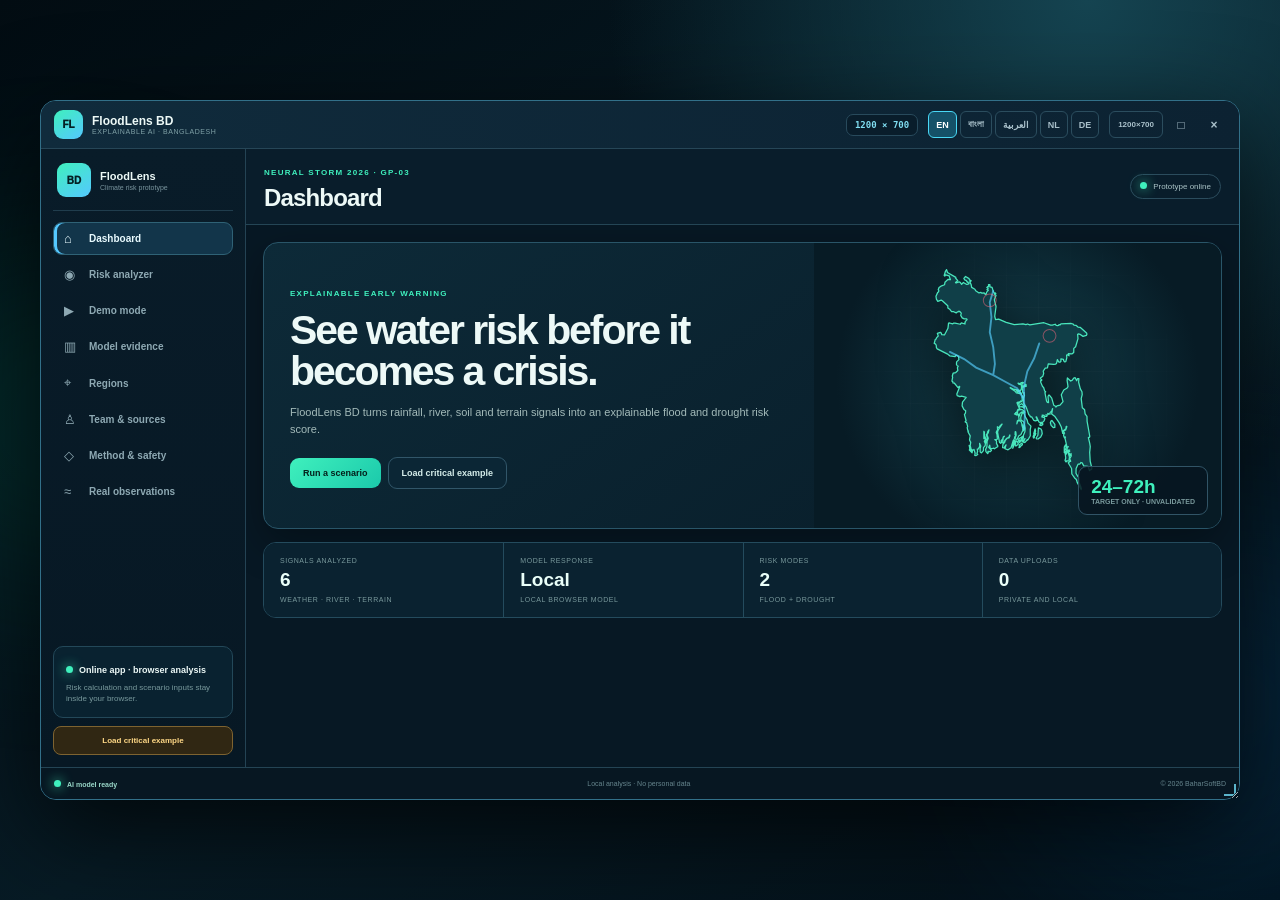
<file: index.html>
<!doctype html>
<html lang="en" dir="ltr">
<head>
  <meta charset="utf-8"><meta name="viewport" content="width=device-width,initial-scale=1">
  <meta name="description" content="FloodLens BD — explainable AI flood and drought risk screening for Bangladesh.">
  <meta name="theme-color" content="#071a24"><title>FloodLens BD — AI Early Warning</title>
  <link rel="icon" type="image/svg+xml" href="favicon.svg?v=4">
  <link rel="shortcut icon" href="favicon.svg?v=4">
  <link rel="stylesheet" href="styles.css?v=4">
</head>
<body>
  <div class="aurora a1"></div><div class="aurora a2"></div>
  <button id="reopenApp" class="reopen hidden" type="button">🌊 Open FloodLens BD</button>
  <section class="desktop-window" id="appWindow" aria-label="FloodLens BD desktop application">
    <header class="titlebar" id="windowDrag">
      <div class="title-brand"><span class="brandmark">FL</span><span><b>FloodLens BD</b><small data-i18n="tagline">Explainable AI · Bangladesh</small></span></div>
      <div class="window-size" id="windowSize">1200 × 700</div>
      <div class="language-bar" aria-label="Language"><button class="lang active" data-lang="en" type="button">EN</button><button class="lang" data-lang="bn" type="button">বাংলা</button><button class="lang" data-lang="ar" type="button">العربية</button><button class="lang" data-lang="nl" type="button">NL</button><button class="lang" data-lang="de" type="button">DE</button></div>
      <div class="window-actions"><button id="normalBtn" type="button" title="Normal size">1200×700</button><button id="maxBtn" type="button" title="Maximize">□</button><button id="closeBtn" class="close" type="button" title="Close">×</button></div>
    </header>
    <div class="app-body">
      <aside class="sidebar">
        <div class="side-profile"><span class="profile-icon">BD</span><div><b>FloodLens</b><small data-i18n="prototype">Climate risk prototype</small></div></div>
        <nav><button class="nav-btn active" data-page="dashboard" type="button"><span>⌂</span><b data-i18n="dashboard">Dashboard</b></button><button class="nav-btn" data-page="analyzer" type="button"><span>◉</span><b data-i18n="analyzer">Risk analyzer</b></button><button class="nav-btn" data-page="demo" type="button"><span>▶</span><b data-i18n="demo">Demo mode</b></button><button class="nav-btn" data-page="evidence" type="button"><span>▥</span><b data-i18n="evidence">Model evidence</b></button><button class="nav-btn" data-page="regions" type="button"><span>⌖</span><b data-i18n="regions">Regions</b></button><button class="nav-btn" data-page="team" type="button"><span>♙</span><b data-i18n="teamSources">Team & sources</b></button><button class="nav-btn" data-page="method" type="button"><span>◇</span><b data-i18n="method">Method & safety</b></button><a class="nav-btn" href="real-data.html" style="text-decoration:none"><span>≈</span><b>Real observations</b></a></nav>
        <div class="side-note"><i></i><b data-i18n="offline">Online app · browser analysis</b><p data-i18n="privacyNote">Scenario inputs stay in your browser.</p></div>
        <button id="sideCritical" class="critical-btn" type="button" data-i18n="critical">Load critical example</button>
      </aside>
      <main class="main-area">
        <header class="page-header"><div><span class="eyebrow">NEURAL STORM 2026 · GP-03</span><h1 id="pageTitle">Dashboard</h1></div><div class="live"><i></i><span data-i18n="online">Prototype online</span></div></header>
        <div class="page-content">
          <section class="page active" data-page-panel="dashboard">
            <div class="hero-card"><div class="hero-copy"><span class="eyebrow" data-i18n="earlyWarning">EXPLAINABLE EARLY WARNING</span><h2 data-i18n="heroTitle">See water risk before it becomes a crisis.</h2><p data-i18n="heroText">FloodLens BD turns rainfall, river, soil and terrain signals into an explainable flood and drought risk score.</p><div><button class="primary go-analyzer" type="button" data-i18n="runScenario">Run a scenario</button><button id="dashCritical" class="secondary" type="button" data-i18n="critical">Load critical example</button></div></div><div class="mini-map" aria-label="Bangladesh risk map"><div class="radar-grid"></div><svg xmlns="http://www.w3.org/2000/svg" viewBox="0 0 330 390" role="img" aria-label="Bangladesh geographic outline with illustrative rivers"><title>Bangladesh</title><desc>Natural Earth country boundary. Rivers and pulse markers are illustrative, not live flood warnings.</desc><path class="country" fill="#103f48" stroke="#49e6bc" stroke-width="1.6" stroke-linejoin="round" fill-rule="evenodd" d="M286.9,296.3L287.8,301.7L286.9,310.8L287.7,325.0L290.3,335.5L290.0,337.7L286.6,339.8L284.1,333.0L277.4,332.4L274.9,327.6L273.1,327.0L271.1,329.5L268.4,329.7L265.3,336.6L265.1,344.0L267.8,348.9L270.0,350.8L269.8,358.0L273.7,368.3L273.3,370.0L267.0,358.6L265.7,354.1L262.9,351.6L258.5,345.3L258.1,336.6L253.1,328.2L252.9,327.2L253.6,327.6L254.7,325.4L256.6,325.1L255.1,321.0L257.6,316.4L257.2,312.5L255.7,315.8L254.7,315.8L254.7,312.5L253.6,313.5L252.9,311.9L253.1,310.5L255.1,309.3L253.5,309.0L255.1,307.2L250.1,307.5L251.6,303.1L252.9,301.9L251.0,303.2L247.7,288.5L247.7,286.4L248.4,286.8L247.6,286.1L246.9,288.0L245.4,284.3L245.7,281.9L246.9,280.3L245.2,276.8L248.8,275.0L250.6,269.7L249.5,269.7L249.0,273.4L244.3,277.0L246.2,279.1L246.2,280.2L244.0,280.8L241.7,270.5L238.0,263.2L231.1,253.3L226.4,249.7L227.9,241.2L226.4,245.4L223.9,247.4L223.8,250.2L220.1,248.9L221.2,249.7L220.8,250.8L217.1,251.1L219.4,252.2L218.5,253.5L214.6,253.4L214.5,252.2L211.2,251.8L212.1,253.4L210.5,254.3L215.0,255.7L215.6,256.9L214.4,260.8L212.3,262.7L208.2,263.6L206.1,262.6L202.3,254.4L201.5,254.6L203.0,257.1L203.3,260.0L200.5,260.8L198.1,260.1L194.6,254.4L192.4,254.3L191.5,251.8L190.1,250.9L185.9,239.0L181.1,231.7L181.7,224.3L183.2,219.6L182.3,217.7L182.9,216.3L181.1,216.4L180.2,215.1L179.6,208.8L181.4,206.6L185.8,205.9L185.8,203.7L185.3,202.5L183.8,202.5L185.1,204.1L184.7,205.3L183.2,204.7L180.0,206.3L179.1,202.1L181.4,200.0L180.2,199.5L177.3,200.4L176.7,202.0L172.8,200.8L174.0,202.4L178.3,203.4L178.4,208.8L176.9,212.6L164.5,209.7L160.5,207.7L160.5,208.4L168.1,213.4L170.2,216.1L177.9,218.0L180.1,221.8L180.3,223.9L179.2,222.4L179.5,228.5L178.0,230.6L177.0,230.8L177.3,228.9L175.3,230.7L171.6,231.2L171.3,232.2L174.7,240.4L176.3,241.7L175.2,242.6L172.8,242.4L170.6,247.4L169.1,247.7L169.8,249.3L168.4,248.9L167.2,249.7L170.6,251.4L171.1,250.3L172.0,250.4L173.7,252.8L174.8,258.6L171.9,260.5L171.0,265.6L172.6,260.8L175.4,260.3L177.4,261.5L179.9,267.3L178.8,266.8L180.5,272.6L180.3,276.3L177.3,282.9L174.2,284.5L171.4,290.2L169.1,289.9L168.0,288.9L169.9,283.2L169.3,278.1L168.4,277.8L168.2,282.6L169.4,284.4L167.6,286.4L167.0,289.6L165.0,292.7L161.8,303.5L157.0,306.8L152.0,305.1L153.8,299.0L150.6,303.7L148.3,303.2L148.8,298.3L151.6,295.0L152.7,291.8L155.9,288.3L158.7,287.7L159.9,284.7L159.8,283.2L158.1,287.1L155.0,288.4L149.0,295.8L146.7,295.0L148.9,291.4L149.3,287.2L151.2,285.2L149.8,285.7L148.3,289.7L146.0,292.3L146.0,295.8L145.2,296.5L143.4,295.1L140.3,278.6L141.5,275.1L147.5,265.8L144.1,268.8L142.6,271.7L140.0,270.1L140.4,274.6L138.2,279.1L139.4,282.4L140.0,289.5L138.6,290.8L135.9,290.5L138.7,293.0L138.6,296.6L140.8,300.9L140.4,301.9L135.3,305.2L134.2,304.1L131.1,305.1L128.5,303.9L127.8,299.4L126.2,302.7L130.7,307.8L128.9,309.8L125.0,309.3L125.5,311.7L124.5,312.8L121.8,309.6L121.3,306.1L123.3,301.9L123.7,293.1L125.5,288.3L123.4,282.9L125.5,279.7L126.6,275.0L124.2,278.5L124.5,280.4L122.4,282.8L124.1,288.3L122.6,295.3L121.6,295.9L121.1,292.3L121.8,289.7L119.3,283.8L119.4,278.7L118.5,277.4L118.5,288.9L119.5,286.8L120.8,290.2L119.3,293.6L121.0,297.2L120.5,300.4L117.9,303.4L117.9,308.0L114.7,311.8L112.7,310.3L112.5,305.2L113.6,300.9L111.7,296.6L112.0,301.4L109.0,306.3L108.0,305.6L108.6,309.4L107.5,312.9L108.8,314.1L106.1,316.0L104.0,315.6L104.6,312.3L102.8,306.2L101.0,307.7L98.3,305.9L96.8,300.1L97.6,295.0L95.7,291.1L96.8,284.6L93.1,278.0L93.9,277.5L92.7,275.1L92.0,271.4L92.7,269.5L91.0,263.6L88.7,262.4L90.2,260.2L87.6,250.9L89.2,248.5L89.6,244.5L86.8,242.7L83.9,236.9L84.5,231.0L90.4,223.5L83.0,221.4L80.4,222.3L76.1,220.5L75.5,218.1L80.1,206.4L79.4,205.8L77.4,207.7L71.4,200.5L69.3,200.3L69.0,198.1L67.7,197.5L68.8,191.4L68.3,189.4L69.7,184.6L73.8,183.8L77.1,180.5L76.4,176.3L77.7,173.8L76.4,173.4L74.9,171.1L75.1,166.9L78.8,163.3L78.3,159.0L77.1,157.3L74.1,155.9L72.8,158.5L64.1,157.3L60.1,154.1L44.3,146.2L43.0,144.1L42.7,140.4L41.4,138.3L39.5,137.6L41.2,131.1L42.5,130.8L43.1,128.7L45.9,125.8L44.5,121.5L49.3,119.8L50.9,121.4L51.5,123.7L55.8,124.0L61.4,113.5L62.3,105.3L64.1,105.0L68.7,106.4L70.8,105.1L72.7,105.1L80.9,107.0L82.7,104.9L88.5,106.6L87.7,105.3L88.7,105.1L88.8,102.9L91.8,99.6L91.3,98.6L87.3,98.5L84.0,96.8L81.7,93.0L82.6,89.3L80.2,86.7L78.6,86.1L78.6,87.1L76.6,87.3L74.5,89.0L70.5,87.1L67.1,86.8L64.1,83.1L61.3,81.3L61.1,77.7L52.4,69.6L50.6,68.7L45.2,70.5L43.0,67.1L42.3,62.5L45.1,56.3L46.5,55.2L46.8,53.4L45.9,52.0L47.2,48.7L50.2,46.4L56.0,44.2L56.6,40.3L61.7,35.5L65.3,36.1L63.3,30.1L57.5,28.3L56.5,30.4L55.4,29.4L57.4,22.7L59.2,20.0L60.6,24.7L73.9,32.4L73.7,33.8L77.0,37.6L73.4,40.7L74.3,41.4L78.9,39.7L80.9,40.4L83.1,43.6L85.9,40.6L91.3,43.7L93.7,43.1L94.8,42.4L94.5,41.3L92.8,40.7L93.0,39.4L91.6,39.7L90.8,37.5L87.9,36.3L86.7,34.1L89.4,31.0L95.0,34.4L95.6,36.4L98.2,37.6L97.8,38.7L96.4,38.4L96.4,40.0L98.2,43.7L99.1,48.4L104.2,51.2L105.5,53.6L110.8,57.2L113.9,56.2L115.0,57.5L119.0,57.2L120.8,59.3L122.0,59.5L123.0,55.8L125.8,52.8L123.4,51.9L125.4,49.9L123.2,48.6L124.5,47.0L126.0,47.3L125.9,44.0L128.1,43.8L128.2,47.5L131.6,48.4L133.7,55.2L135.5,57.8L136.8,57.3L137.6,58.3L135.6,60.1L137.9,61.1L135.2,68.1L137.9,78.8L135.8,94.3L137.1,99.6L142.0,98.9L154.0,104.0L166.8,107.6L180.8,106.4L185.4,107.5L187.9,106.6L191.6,108.1L214.1,104.6L224.7,108.4L227.4,108.5L232.0,107.0L233.7,108.9L236.0,109.2L237.2,109.0L238.1,107.5L239.9,108.0L240.9,106.6L257.5,105.8L260.7,106.8L261.9,108.3L265.0,108.7L268.3,111.5L272.1,112.1L281.9,120.8L282.5,122.8L281.6,124.7L276.3,126.3L271.4,123.0L269.3,122.3L267.7,123.0L268.3,129.8L264.5,142.8L261.6,145.4L261.5,151.9L259.0,154.0L252.9,153.7L254.1,157.2L251.4,155.5L250.2,155.9L250.5,160.5L248.9,166.6L247.1,166.8L245.5,165.1L245.1,162.9L241.1,162.1L241.1,166.3L239.5,167.5L237.5,166.8L235.5,163.2L234.2,169.0L232.9,170.3L229.4,171.0L221.0,170.1L219.7,176.3L216.2,176.7L213.0,181.5L213.7,185.3L212.4,189.6L208.5,192.6L208.7,193.9L210.8,195.6L210.3,196.6L208.9,196.6L208.9,199.1L211.9,206.1L213.6,207.6L215.3,213.3L216.9,214.4L215.7,215.9L218.3,229.5L219.6,231.3L221.4,231.8L220.6,222.2L221.5,219.9L222.7,219.9L226.5,224.6L229.7,235.8L232.6,237.4L233.1,238.8L234.8,236.8L239.7,235.8L244.5,230.2L241.7,219.3L245.7,211.7L250.5,208.9L252.4,206.1L251.0,196.8L251.4,192.5L256.6,197.4L258.9,196.3L261.5,192.8L263.8,192.0L266.2,197.0L267.7,193.4L269.7,193.5L269.3,199.3L272.0,209.8L274.6,214.4L275.0,218.9L273.4,225.3L275.2,239.9L278.8,243.2L279.6,249.6L282.6,253.6L282.8,261.6L287.0,285.0L286.9,286.5L284.8,287.3L286.9,296.3ZM252.1,309.3L254.7,318.2L254.0,323.3L253.5,324.4L249.9,324.3L250.2,325.6L248.9,325.9L247.7,323.6L248.8,319.9L247.7,311.3L248.7,309.6L250.1,310.3L249.5,313.7L250.7,311.2L250.2,308.4L252.1,308.0L252.1,309.3ZM98.9,308.0L100.2,308.9L99.8,311.5L95.4,307.3L96.1,304.4L95.1,299.9L96.3,300.7L97.7,307.3L98.9,308.0ZM249.5,302.9L246.5,311.3L246.5,302.3L248.4,299.0L249.5,302.9ZM179.2,295.8L179.9,298.6L178.5,300.2L177.7,299.9L176.3,302.4L174.3,303.2L175.8,302.3L174.7,301.1L175.3,298.6L179.2,295.8ZM165.0,298.6L167.1,295.3L168.4,295.0L164.5,304.3L165.0,298.6ZM168.0,292.1L165.4,296.6L166.4,293.6L168.0,292.1ZM170.6,292.5L173.4,296.4L172.8,298.3L169.5,300.9L168.4,298.6L169.5,292.7L170.6,292.5ZM176.5,291.3L173.2,292.9L174.3,289.3L180.3,285.2L179.2,288.9L178.8,287.2L177.4,293.6L175.2,295.3L174.3,293.6L176.5,291.3ZM198.1,282.8L198.6,282.3L198.9,283.2L198.9,286.4L198.5,287.8L197.4,288.0L196.9,285.5L198.1,282.8ZM200.0,283.9L200.3,279.6L201.2,281.0L200.0,283.9ZM198.7,281.5L197.9,281.1L200.0,273.4L201.0,277.0L198.7,281.5ZM209.4,273.7L210.6,276.0L211.4,281.4L209.0,286.3L204.7,289.6L202.5,289.3L201.6,288.0L204.5,283.6L205.3,271.9L209.4,273.7ZM180.6,269.7L179.6,269.5L179.6,268.3L181.3,269.3L182.7,272.4L182.9,273.8L182.1,272.2L181.7,273.2L181.7,276.6L180.6,269.7ZM182.1,269.7L182.5,266.2L183.2,268.9L182.1,269.7ZM209.9,265.0L212.1,264.4L212.2,266.9L209.9,268.2L207.5,267.5L208.0,265.9L209.9,265.0ZM226.7,260.1L231.5,266.5L231.4,271.1L228.9,271.4L225.5,268.0L224.3,263.7L225.6,260.7L226.7,260.1ZM189.9,265.5L193.4,269.1L192.3,274.8L192.4,284.4L189.0,290.5L188.1,291.3L187.7,290.5L184.5,294.6L182.1,295.3L181.7,294.0L184.0,288.9L181.0,293.4L180.1,293.6L179.7,292.4L181.4,287.7L181.3,284.2L183.8,278.2L184.3,272.5L182.1,262.4L177.3,259.1L177.2,254.9L179.3,248.9L182.3,248.2L184.1,253.7L187.5,259.5L188.6,264.2L189.9,265.5ZM182.0,244.5L183.8,246.9L179.1,246.6L175.8,249.2L175.3,252.7L173.7,250.2L171.7,249.3L172.7,243.5L179.1,242.5L182.0,244.5ZM183.2,238.3L181.4,238.3L183.2,240.4L181.5,240.2L179.5,237.9L175.4,238.3L174.5,237.0L175.6,235.1L178.8,233.4L183.2,238.3ZM174.7,231.4L175.0,232.4L172.5,235.1L171.7,231.8L174.7,231.4ZM175.4,216.3L173.4,216.5L170.3,212.6L176.3,214.7L178.8,217.6L175.7,215.7L175.4,216.3Z"/><path class="river-path" fill="none" stroke="#56cfff" stroke-width="2.3" opacity=".65" stroke-linecap="round" d="M133.4,54.1L127.9,72.0L130.6,95.7L127.9,119.5L133.4,143.3L136.1,170.1L133.4,187.9 M64.4,151.1L87.2,162.4L106.2,176.0L133.4,187.9L149.7,196.9L171.4,208.7L182.3,226.6L183.9,250.4L182.3,274.2 M206.7,137.4L198.6,161.2L187.7,182.0L182.3,205.8L182.3,226.6"/><circle cx="127.9" cy="69.0" r="7" fill="none" stroke="#ff697f" stroke-width="1.6"><animate attributeName="r" values="5;17" dur="2.4s" repeatCount="indefinite"/><animate attributeName="opacity" values=".9;0" dur="2.4s" repeatCount="indefinite"/></circle><circle cx="223.0" cy="125.5" r="7" fill="none" stroke="#ff697f" stroke-width="1.6"><animate attributeName="r" values="5;17" dur="2.4s" repeatCount="indefinite"/><animate attributeName="opacity" values=".9;0" dur="2.4s" repeatCount="indefinite"/></circle></svg><div class="map-badge">24–72h<small data-i18n="horizon">target only · unvalidated</small></div></div></div>
            <div class="metric-grid"><article><span data-i18n="signals">Signals analyzed</span><b>6</b><small data-i18n="weather">weather · river · terrain</small></article><article><span data-i18n="response">Model response</span><b>Local</b><small data-i18n="localBrowser">local browser model</small></article><article><span data-i18n="riskModes">Risk modes</span><b>2</b><small data-i18n="floodDrought">flood + drought</small></article><article><span data-i18n="uploads">Data uploads</span><b>0</b><small data-i18n="privateLocal">private and local</small></article></div>
          </section>
          <section class="page" data-page-panel="analyzer">
            <div class="analyzer-shell"><aside class="controls"><label><span data-i18n="region">Region</span><select id="region"><option value="sylhet">Sylhet basin</option><option value="kurigram">Kurigram river belt</option><option value="dhaka">Dhaka urban area</option><option value="khulna">Khulna coastal zone</option><option value="rajshahi">Rajshahi dry zone</option></select></label>
              <div class="slider"><div><label for="rainfall" data-i18n="rainfall">Rainfall · last 24h</label><output id="rainfallOut">145 mm</output></div><input id="rainfall" type="range" min="0" max="300" value="145"></div><div class="slider"><div><label for="river" data-i18n="river">River level above normal</label><output id="riverOut">4.2 m</output></div><input id="river" type="range" min="0" max="10" step="0.1" value="4.2"></div><div class="slider"><div><label for="soil" data-i18n="soil">Soil moisture</label><output id="soilOut">74%</output></div><input id="soil" type="range" min="5" max="100" value="74"></div><div class="slider"><div><label for="forecast" data-i18n="forecast">Forecast rainfall · next 72h</label><output id="forecastOut">180 mm</output></div><input id="forecast" type="range" min="0" max="350" value="180"></div><div class="slider"><div><label for="elevation" data-i18n="elevation">Local elevation</label><output id="elevationOut">12 m</output></div><input id="elevation" type="range" min="1" max="60" value="12"></div><div class="slider"><div><label for="drainage" data-i18n="drainage">Drainage constraint</label><output id="drainageOut">65%</output></div><input id="drainage" type="range" min="0" max="100" value="65"></div><div class="control-actions"><button id="reset" class="ghost" type="button" data-i18n="reset">Reset</button><button id="download" class="primary small" type="button" data-i18n="download">Download report</button></div></aside>
              <div class="results"><div class="score-row"><div class="gauge" id="gauge"><div><strong id="riskScore">78</strong><span>/100</span></div></div><div class="risk-copy"><span class="risk-pill" id="riskPill">HIGH FLOOD RISK</span><h3 id="riskTitle">Prepare now. Conditions are converging.</h3><p id="riskSummary">Heavy rainfall and elevated river level are the dominant risk drivers.</p><div class="confidence"><span data-i18n="confidence">Validation</span><div><i id="confidenceBar"></i></div><b id="confidenceText">Not validated</b></div></div></div><div class="tabs" role="tablist"><button class="active" data-tab="explain" type="button" data-i18n="why">Why this score</button><button data-tab="action" type="button" data-i18n="actions">Recommended actions</button><button data-tab="compare" type="button" data-i18n="compare">Scenario compare</button></div><div class="tab active" id="tab-explain"><div id="factors" class="factors"></div><p class="explain-note" data-i18n="causality">Contribution bars describe this scenario; they do not claim causality.</p></div><div class="tab" id="tab-action"><div id="actions" class="actions"></div></div><div class="tab" id="tab-compare"><div class="compare"><div><span data-i18n="current">Current conditions</span><b id="currentCompare">78</b><small data-i18n="riskScore">risk score</small></div><div class="arrow">→</div><div><span data-i18n="rainMinus">Rainfall −30%</span><b id="betterCompare">59</b><small data-i18n="mitigated">mitigated scenario</small></div></div></div></div>
            </div>
          </section>
          <section class="page" data-page-panel="demo"><div class="intro"><span class="eyebrow" data-i18n="judgeDemo">JUDGE-READY DEMONSTRATION</span><h2 data-i18n="demoTitle">Three scenarios. One clear story.</h2><p data-i18n="demoText">Use these buttons to demonstrate high flood risk, drought risk and a lower-risk baseline in under two minutes.</p></div><div class="demo-grid"><button data-demo="highflood" type="button"><span>01 · FLOOD</span><h3 data-i18n="highFlood">High flood risk</h3><p data-i18n="highFloodText">Kurigram monsoon river overflow with intense rainfall.</p><b data-i18n="runDemo">Run demo →</b></button><button data-demo="drought" type="button"><span>02 · DROUGHT</span><h3 data-i18n="droughtRisk">High drought risk</h3><p data-i18n="droughtText">Rajshahi dry-zone conditions with low rain and soil moisture.</p><b data-i18n="runDemo">Run demo →</b></button><button data-demo="low" type="button"><span>03 · BASELINE</span><h3 data-i18n="lowerRisk">Lower-risk baseline</h3><p data-i18n="lowerRiskText">Balanced conditions for comparison and explanation.</p><b data-i18n="runDemo">Run demo →</b></button></div><div class="demo-script"><b data-i18n="demoScript">Suggested 90-second presentation</b><ol><li data-i18n="demoStep1">Open the flood scenario and show the score plus top contributing signals.</li><li data-i18n="demoStep2">Switch to Recommended actions to show practical community guidance.</li><li data-i18n="demoStep3">Run drought and baseline scenarios to prove the model responds to changing inputs.</li></ol></div></section>
          <section class="page" data-page-panel="evidence"><div class="intro compact"><span class="eyebrow" data-i18n="technicalEvidence">TECHNICAL EVIDENCE</span><h2 data-i18n="performanceTitle">Model performance & data transparency</h2><p data-i18n="performanceText">Deterministic synthetic benchmark for software verification—not operational hydrological validation.</p></div><div class="performance-grid"><article><span>Accuracy</span><b>82.9%</b><i style="--metric:82.9%"></i></article><article><span>Precision</span><b>84.5%</b><i style="--metric:84.5%"></i></article><article><span>Recall</span><b>96.8%</b><i style="--metric:96.8%"></i></article><article><span>F1 score</span><b>90.2%</b><i style="--metric:90.2%"></i></article><article><span>False positives</span><b>290</b><small>synthetic test cases</small></article><article><span>Samples</span><b>2,000</b><small>synthetic scenarios</small></article></div><div class="evidence-columns"><section><h3 data-i18n="confusion">Confusion matrix</h3><div class="matrix"><span></span><b>Pred −</b><b>Pred +</b><b>Actual −</b><strong>73</strong><strong>290</strong><b>Actual +</b><strong>53</strong><strong>1584</strong></div></section><section><h3 data-i18n="modelDetails">AI model details</h3><ul><li><b>Model:</b> Illustrative logistic flood scoring; separate unvalidated drought heuristic</li><li><b>Implementation:</b> JavaScript scenario sandbox; Python historical-data model and evaluation published on GitHub</li><li><b>Features:</b> Rainfall, river, soil, forecast, elevation, drainage</li><li><b>Explainability:</b> Per-feature contribution ranking</li><li><b>Latency:</b> local browser calculation; device-dependent, no validated latency claim</li></ul></section><section><h3 data-i18n="dataStatus">Data status & limitations</h3><ul><li>Current benchmark data is deterministic and synthetic.</li><li>No claim of operational forecasting accuracy is made.</li><li>290 false positives out of 363 negative cases: specificity 20.11%. Balanced accuracy 58.44%; always-positive baseline accuracy 81.85%. Threshold calibration and independent data are needed.</li><li>Production use requires verified FFWC/BWDB/BMD observations.</li></ul></section></div><p><a href="real-data.html" style="color:#72e6ce">View real observations and Python 24h backtest →</a> <small>Separate single-gauge evaluation; the synthetic figures below do not apply to that model.</small></p><div class="benchmark-warning"><b data-i18n="honestEvidence">Honest evidence</b><span data-i18n="honestEvidenceText">These metrics verify prototype behaviour only. They must not be presented as real-world disaster prediction performance.</span></div></section>
          <section class="page" data-page-panel="regions"><div class="intro"><span class="eyebrow" data-i18n="context">BANGLADESH CONTEXT</span><h2 data-i18n="library">Regional scenario library</h2><p data-i18n="libraryText">Start from representative conditions, then replace them with verified local observations.</p></div><div class="region-grid"><button data-preset="sylhet" type="button"><span>01</span><h3>Sylhet basin</h3><p>Flash flood · river overflow</p><b data-i18n="load">Load scenario →</b></button><button data-preset="kurigram" type="button"><span>02</span><h3>Kurigram belt</h3><p>Monsoon river flooding</p><b data-i18n="load">Load scenario →</b></button><button data-preset="dhaka" type="button"><span>03</span><h3>Dhaka urban</h3><p>Waterlogging · drainage stress</p><b data-i18n="load">Load scenario →</b></button><button data-preset="rajshahi" type="button"><span>04</span><h3>Rajshahi dry zone</h3><p>Drought · low soil moisture</p><b data-i18n="load">Load scenario →</b></button></div></section>
          <section class="page" data-page-panel="team"><div class="intro compact"><span class="eyebrow">GREEN PLANET · GP-03</span><h2 data-i18n="teamTitle">Team, submission & official sources</h2><p data-i18n="teamText">FloodLens BD is a pre-hackathon preparation prototype for the Flood & Drought Early Warning System challenge.</p></div><div class="team-grid" style="grid-template-columns:1fr"><article><span class="avatar">ZH</span><div><small>SOLO PARTICIPANT · DESIGN, ENGINEERING &amp; AI</small><h3>MD Zakir Hossain</h3><p>Product concept, interface design, Python/AI implementation, model evaluation, documentation and presentation.</p></div></article></div><div class="source-grid"><a href="https://github.com/mdzakirhossen23/floodlens-bd" target="_blank" rel="noopener"><b>GitHub</b><span>Public source · MD Zakir Hossain</span></a><a href="https://ffwc.gov.bd/" target="_blank" rel="noopener"><b>FFWC</b><span>Flood Forecasting and Warning Centre</span></a><a href="https://www.bwdb.gov.bd/" target="_blank" rel="noopener"><b>BWDB</b><span>Bangladesh Water Development Board</span></a><a href="https://www.bmd.gov.bd/" target="_blank" rel="noopener"><b>BMD</b><span>Bangladesh Meteorological Department</span></a></div><div class="submission-check"><h3 data-i18n="submissionChecklist">Submission readiness checklist</h3><div><span class="done">✓</span><p><b>Working MVP</b><small>Interactive risk analyzer and explainability</small></p><span class="done">✓</span><p><b>Performance evidence</b><small>Synthetic benchmark clearly labelled</small></p><span class="done">✓</span><p><b>Responsible AI disclosure</b><small>Limitations, privacy and official-source notice</small></p><span class="pending">!</span><p><b>Official 48-hour build</b><small>Disclose Oct 28 preparation and document Nov 2–4 changes; confirm eligibility with organizers</small></p><span class="done">✓</span><p><b>Public GitHub + screenshots</b><small>Source, Python training, data attribution, setup and AI-tool disclosure published</small></p><span class="pending">!</span><p><b>Devpost submission</b><small>Deadline: Nov 4, 2026 · 8:30 PM Bangladesh (8:00 PM IST)</small></p></div></div></section>
          <section class="page" data-page-panel="method"><div class="method-layout"><div class="intro"><span class="eyebrow" data-i18n="responsible">RESPONSIBLE AI</span><h2 data-i18n="transparent">Transparent by design.</h2><p data-i18n="methodText">FloodLens uses a lightweight logistic-risk model so every prediction can be decomposed into understandable signal contributions.</p></div><div class="method-cards"><article><b>01</b><h3 data-i18n="measure">Measure</h3><p data-i18n="measureText">Rainfall, river level, soil, forecast, elevation and drainage.</p></article><article><b>02</b><h3 data-i18n="explain">Explain</h3><p data-i18n="explainText">Rank positive risk contributions for every scenario.</p></article><article><b>03</b><h3 data-i18n="act">Act</h3><p data-i18n="actText">Translate risk bands into practical preparedness steps.</p></article></div></div><div class="disclaimer"><b data-i18n="notice">Important safety notice</b><p data-i18n="noticeText">FloodLens BD is an educational hackathon prototype. It is not an official forecast or replacement for FFWC, BWDB, BMD or local authorities.</p></div></section>
        </div>
      </main>
    </div>
    <footer class="app-footer"><span><i></i><b data-i18n="ready">AI model ready</b></span><span data-i18n="footerMiddle">Local analysis · No personal data</span><span>© 2026 BaharSoftBD</span></footer><div class="resize-hint" aria-hidden="true"></div>
  </section>
  <script src="app.js?v=20261103-fix1"></script>
</body>
</html>
</file>
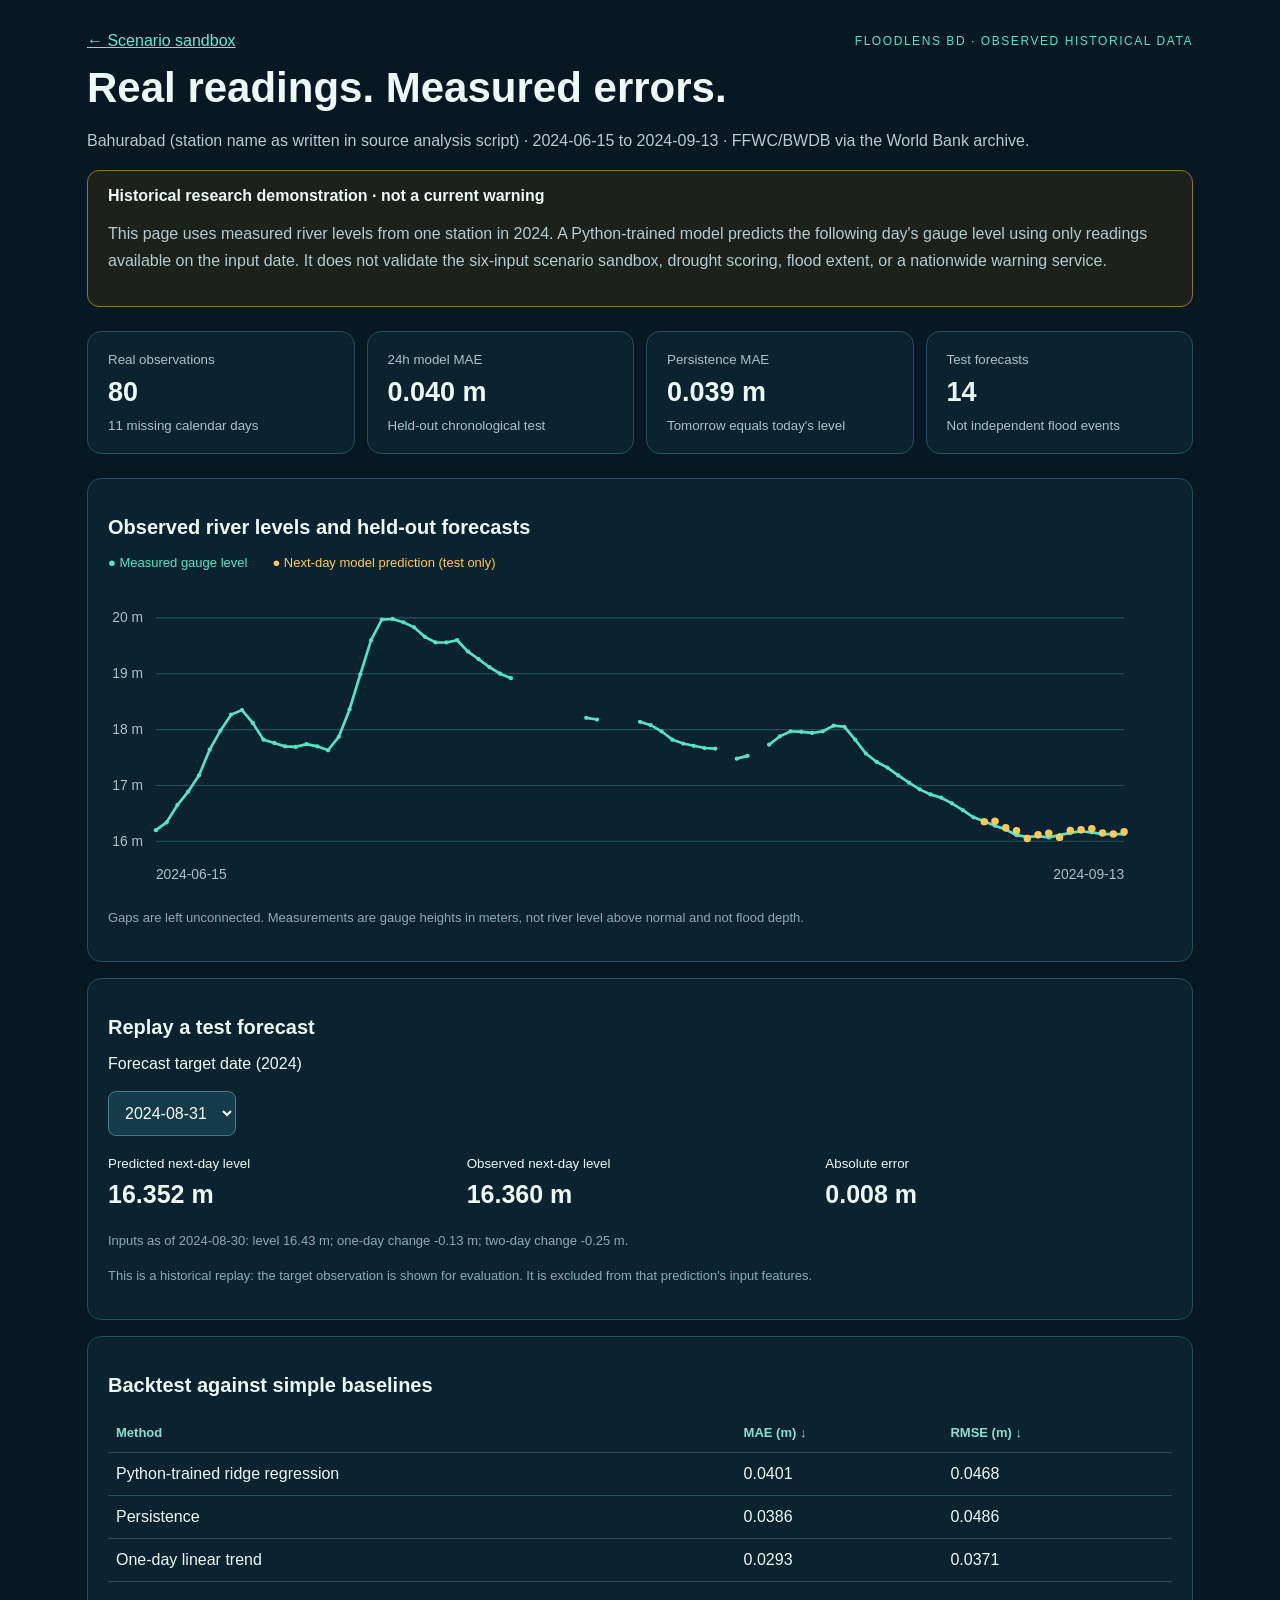
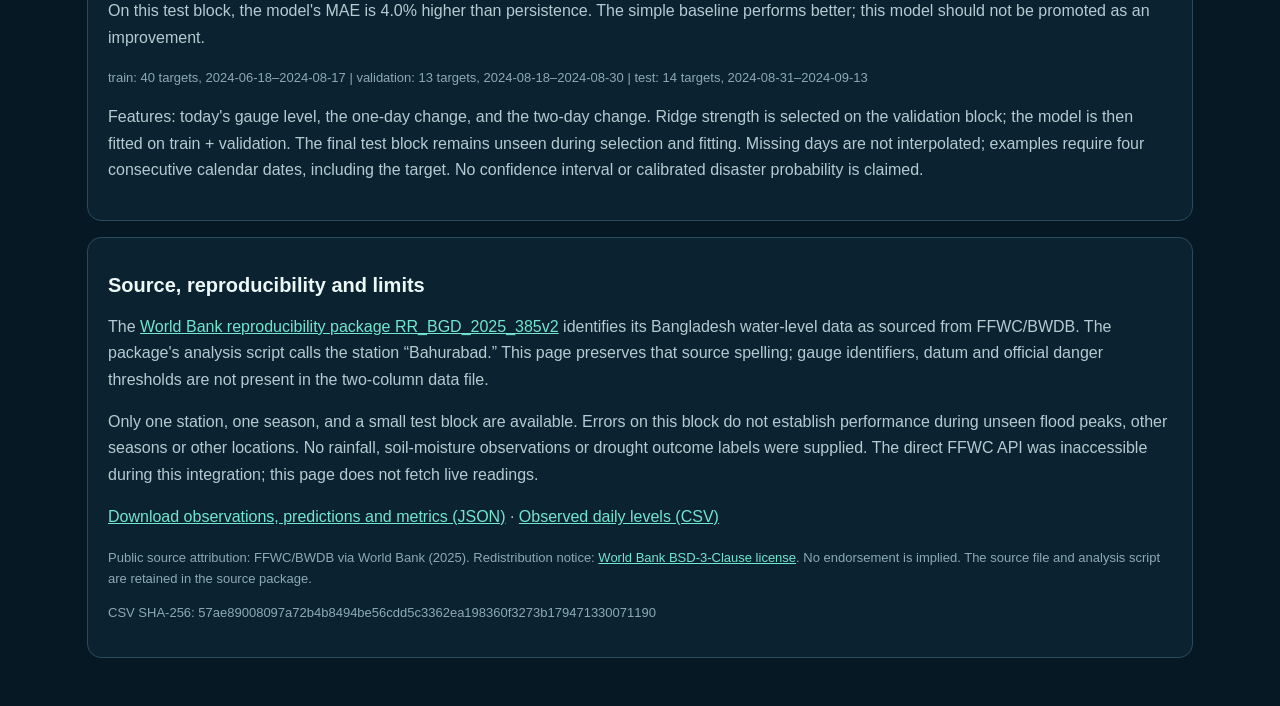
<file: real-data.html>
<!doctype html>
<html lang="en"><head><meta charset="utf-8"><meta name="viewport" content="width=device-width,initial-scale=1"><title>FloodLens — Real observations</title>
<style>
:root{color-scheme:dark;font-family:Segoe UI,Arial,sans-serif;background:#061823;color:#edf9f7}*{box-sizing:border-box}body{margin:0}main{max-width:1150px;margin:auto;padding:32px 22px}a{color:#72e6ce}header{display:flex;justify-content:space-between;gap:15px;align-items:center}.eyebrow{font-size:12px;letter-spacing:.13em;color:#55e4c4;text-transform:uppercase}h1{font-size:clamp(28px,5vw,42px);margin:14px 0}h2{font-size:20px}p,li{color:#b5cbd1;line-height:1.65}.notice{padding:16px 20px;border:1px solid #8e7337;background:#332b1680;border-radius:12px}.cards{display:grid;grid-template-columns:repeat(4,1fr);gap:12px;margin:24px 0}.card,section{padding:20px;border:1px solid #294c5d;border-radius:14px;background:#0b2330}.card small{display:block;color:#aac2c9}.card b{display:block;font-size:27px;margin:10px 0}section{margin:16px 0}select{max-width:100%;background:#143b49;color:#fff;border:1px solid #4a7c88;padding:12px;border-radius:8px;font:inherit}table{width:100%;border-collapse:collapse}td,th{text-align:left;padding:12px 8px;border-bottom:1px solid #294c5d}th{color:#8bdfcf;font-size:13px}.scroll{overflow:auto}svg{width:100%;height:auto;min-height:180px}.legend{display:flex;gap:25px;flex-wrap:wrap;font-size:13px}.legend span:first-child{color:#55e4c4}.legend span:last-child{color:#ffc85b}.replay{display:grid;grid-template-columns:repeat(3,1fr);gap:12px;margin-top:18px}.replay b{font-size:25px;display:block;margin:8px 0}.muted{font-size:13px;color:#8caab6}button{padding:10px 15px;border:1px solid #4a7c88;border-radius:7px;background:#143b49;color:#fff;cursor:pointer}@media(max-width:650px){.cards,.replay{grid-template-columns:1fr 1fr}header{align-items:flex-start;flex-direction:column}main{padding:20px 14px}.card{padding:14px}td,th{font-size:12px;padding:10px 5px}}
</style></head><body><main><header><a href="./">← Scenario sandbox</a><span class="eyebrow">FloodLens BD · observed historical data</span></header><h1>Real readings. Measured errors.</h1><p id="coverage">Loading the archived observations…</p><div class="notice"><b>Historical research demonstration · not a current warning</b><p>This page uses measured river levels from one station in 2024. A Python-trained model predicts the following day's gauge level using only readings available on the input date. It does not validate the six-input scenario sandbox, drought scoring, flood extent, or a nationwide warning service.</p></div><div class="cards"><article class="card"><small>Real observations</small><b id="count">—</b><small id="missing">—</small></article><article class="card"><small>24h model MAE</small><b id="mae">—</b><small>Held-out chronological test</small></article><article class="card"><small>Persistence MAE</small><b id="baseline">—</b><small>Tomorrow equals today's level</small></article><article class="card"><small>Test forecasts</small><b id="testCount">—</b><small>Not independent flood events</small></article></div>
<section><h2>Observed river levels and held-out forecasts</h2><div class="legend"><span>● Measured gauge level</span><span>● Next-day model prediction (test only)</span></div><div id="chart" role="img" aria-label="Historical gauge levels with test predictions"></div><p class="muted">Gaps are left unconnected. Measurements are gauge heights in meters, not river level above normal and not flood depth.</p></section>
<section><h2>Replay a test forecast</h2><label for="day">Forecast target date (2024)</label><br><br><select id="day"></select><div class="replay"><div><small>Predicted next-day level</small><b id="pred">—</b></div><div><small>Observed next-day level</small><b id="actual">—</b></div><div><small>Absolute error</small><b id="error">—</b></div></div><p id="inputs" class="muted"></p><p class="muted">This is a historical replay: the target observation is shown for evaluation. It is excluded from that prediction's input features.</p></section>
<section><h2>Backtest against simple baselines</h2><div class="scroll"><table><thead><tr><th>Method</th><th>MAE (m) ↓</th><th>RMSE (m) ↓</th></tr></thead><tbody id="metrics"></tbody></table></div><p id="comparison"></p><p id="split" class="muted"></p><p>Features: today's gauge level, the one-day change, and the two-day change. Ridge strength is selected on the validation block; the model is then fitted on train + validation. The final test block remains unseen during selection and fitting. Missing days are not interpolated; examples require four consecutive calendar dates, including the target. No confidence interval or calibrated disaster probability is claimed.</p></section>
<section><h2>Source, reproducibility and limits</h2><p>The <a href="https://reproducibility.worldbank.org/catalog/374" target="_blank" rel="noopener">World Bank reproducibility package RR_BGD_2025_385v2</a> identifies its Bangladesh water-level data as sourced from FFWC/BWDB. The package's analysis script calls the station “Bahurabad.” This page preserves that source spelling; gauge identifiers, datum and official danger thresholds are not present in the two-column data file.</p><p>Only one station, one season, and a small test block are available. Errors on this block do not establish performance during unseen flood peaks, other seasons or other locations. No rainfall, soil-moisture observations or drought outcome labels were supplied. The direct FFWC API was inaccessible during this integration; this page does not fetch live readings.</p><p><a href="real-data.json" download>Download observations, predictions and metrics (JSON)</a> · <a href="data/bangladesh_water_level.csv" download>Observed daily levels (CSV)</a></p><p class="muted">Public source attribution: FFWC/BWDB via World Bank (2025). Redistribution notice: <a href="data/WORLD_BANK_LICENSE.txt">World Bank BSD-3-Clause license</a>. No endorsement is implied. The source file and analysis script are retained in the source package.</p><p id="hash" class="muted" style="overflow-wrap:anywhere"></p></section><p id="loadError" role="alert"></p></main><script>
fetch('real-data.json').then(r=>{if(!r.ok)throw Error('Data unavailable');return r.json()}).then(d=>{
 const $=id=>document.getElementById(id),fmt=n=>Number(n).toFixed(3)+' m';
 $('coverage').textContent=`${d.station} · ${d.first_date} to ${d.last_date} · FFWC/BWDB via the World Bank archive.`;
 $('count').textContent=d.observation_count;$('missing').textContent=d.missing_calendar_days+' missing calendar days';$('mae').textContent=fmt(d.metrics.ridge.mae_m);$('baseline').textContent=fmt(d.metrics.persistence.mae_m);$('testCount').textContent=d.split.test.samples;
 const names={ridge:'Python-trained ridge regression',persistence:'Persistence',linear_trend:'One-day linear trend'};
 for(const [key,m] of Object.entries(d.metrics)){const tr=document.createElement('tr');for(const v of [names[key],m.mae_m.toFixed(4),m.rmse_m.toFixed(4)]){const td=document.createElement('td');td.textContent=v;tr.append(td)}$('metrics').append(tr)}
 const delta=(1-d.metrics.ridge.mae_m/d.metrics.persistence.mae_m)*100;
 $('comparison').textContent=delta>=0?`On this test block, the model's MAE is ${delta.toFixed(1)}% lower than persistence. Check the linear-trend baseline too; improvement here is not operational validation.`:`On this test block, the model's MAE is ${Math.abs(delta).toFixed(1)}% higher than persistence. The simple baseline performs better; this model should not be promoted as an improvement.`;
 $('split').textContent=Object.entries(d.split).map(([k,s])=>`${k}: ${s.samples} targets, ${s.first_target}–${s.last_target}`).join(' | ');
 d.test_predictions.forEach((r,i)=>{const o=document.createElement('option');o.value=i;o.textContent=r.target_date;$('day').append(o)});
 function replay(){const r=d.test_predictions[+$('day').value];$('pred').textContent=fmt(r.predicted_m);$('actual').textContent=fmt(r.actual_m);$('error').textContent=fmt(Math.abs(r.predicted_m-r.actual_m));$('inputs').textContent=`Inputs as of ${r.input_date}: level ${r.level_t.toFixed(2)} m; one-day change ${r.change_1d.toFixed(2)} m; two-day change ${r.change_2d.toFixed(2)} m.`} $('day').addEventListener('change',replay);replay();
 const W=1000,H=300,pad=45,day=86400000,start=Date.parse(d.first_date),end=Date.parse(d.last_date),vals=d.observations.map(r=>r.water_level_m).concat(d.test_predictions.map(r=>r.predicted_m)),lo=Math.floor(Math.min(...vals)),hi=Math.ceil(Math.max(...vals)),x=s=>pad+(Date.parse(s)-start)/(end-start)*(W-pad*2),y=n=>H-pad-(n-lo)/(hi-lo)*(H-pad*2);let svg=`<svg viewBox="0 0 ${W} ${H}" xmlns="http://www.w3.org/2000/svg">`;
 for(let n=lo;n<=hi;n++){svg+=`<path d="M${pad},${y(n)}H${W-pad}" stroke="#294c5d"/><text x="4" y="${y(n)+4}" fill="#aac2c9" font-size="13">${n} m</text>`}
 let path='';d.observations.forEach((r,i)=>{const prev=d.observations[i-1];path+=(prev&&Date.parse(r.date)-Date.parse(prev.date)===day?'L':'M')+x(r.date)+','+y(r.water_level_m)});svg+=`<path d="${path}" fill="none" stroke="#55e4c4" stroke-width="2.5"/>`;
 d.observations.forEach(r=>svg+=`<circle cx="${x(r.date)}" cy="${y(r.water_level_m)}" r="2" fill="#55e4c4"><title>${r.date}: ${r.water_level_m} m observed</title></circle>`);d.test_predictions.forEach(r=>svg+=`<circle cx="${x(r.target_date)}" cy="${y(r.predicted_m)}" r="3.5" fill="#ffc85b"><title>${r.target_date}: ${r.predicted_m.toFixed(3)} m predicted</title></circle>`);
 svg+=`<text x="${pad}" y="${H-10}" fill="#aac2c9" font-size="13">${d.first_date}</text><text x="${W-pad}" y="${H-10}" text-anchor="end" fill="#aac2c9" font-size="13">${d.last_date}</text></svg>`;$('chart').innerHTML=svg;$('hash').textContent='CSV SHA-256: '+d.sha256_csv;
}).catch(e=>{document.getElementById('loadError').textContent='Historical data could not load. Serve this folder with python -m http.server 8000, then reload.';console.error(e)});
</script></body></html>
</file>
<file: styles.css>
:root{--bg:#031019;--window:#071824;--panel:#0b2230;--panel2:#0e2b39;--line:#21485a;--text:#edf9f7;--muted:#91aaa9;--aqua:#3ff0bd;--cyan:#54c8ff;--yellow:#ffc85b;--red:#ff697f;--shadow:0 30px 100px #000b}*{box-sizing:border-box}html,body{width:100%;height:100%;margin:0;overflow:hidden}body{display:grid;place-items:center;background:radial-gradient(circle at 85% 0,#154451 0,transparent 34%),linear-gradient(145deg,#020c12,#071b25 52%,#031018);color:var(--text);font-family:Inter,"Noto Sans Bengali","Segoe UI",Arial,sans-serif}.aurora{position:fixed;border-radius:50%;filter:blur(100px);opacity:.13;pointer-events:none}.a1{width:360px;height:360px;background:#00d9a0;left:-120px;top:26%}.a2{width:420px;height:420px;background:#1998ff;right:-160px;top:55%}.hidden{display:none!important}.desktop-window{position:fixed;left:50%;top:50%;transform:translate(-50%,-50%);display:grid;grid-template-rows:48px minmax(0,1fr) 32px;width:min(1200px,calc(100vw - 28px));height:min(700px,calc(100dvh - 28px));min-width:720px;min-height:500px;overflow:hidden;resize:both;border:1px solid #327089;border-radius:16px;background:var(--window);box-shadow:var(--shadow);z-index:3}.desktop-window.maximized{inset:0!important;width:100vw!important;height:100dvh!important;max-width:none;max-height:none;border-radius:0;resize:none;transform:none!important}.titlebar{display:grid;grid-template-columns:minmax(180px,1fr) auto auto auto;align-items:center;gap:10px;padding:0 10px 0 13px;border-bottom:1px solid #264657;background:linear-gradient(90deg,#102b3c,#0c2232);user-select:none;cursor:move}.title-brand{display:flex;align-items:center;gap:9px;min-width:0}.brandmark,.profile-icon{display:grid;place-items:center;border-radius:9px;background:linear-gradient(145deg,var(--aqua),var(--cyan));color:#042024;font-weight:950}.brandmark{width:29px;height:29px;font-size:10px}.title-brand b,.title-brand small{display:block}.title-brand b{font-size:12px;white-space:nowrap}.title-brand small{color:#7fa0a6;font-size:7px;letter-spacing:.08em;text-transform:uppercase}.window-size{padding:5px 8px;border:1px solid #284a5c;border-radius:7px;background:#091d2b;color:#81dff3;font:800 9px ui-monospace,monospace}.language-bar,.window-actions{display:flex;align-items:center;gap:3px}.titlebar button{height:27px;border:1px solid transparent;border-radius:6px;background:transparent;color:#a9c0ca;font-size:9px;font-weight:850;cursor:pointer}.language-bar button{padding:0 7px;border-color:#2b4d5e}.language-bar button.active{border-color:#49d8f6;background:#155168;color:white}.window-actions button{min-width:30px;padding:0 8px;font-size:12px}.window-actions button:first-child{font-size:8px;border-color:#2b4d5e}.window-actions button:hover{background:#1a3a4d;color:white}.window-actions .close:hover{background:#b64050}.app-body{display:grid;grid-template-columns:205px minmax(0,1fr);min-height:0;overflow:hidden}.sidebar{display:flex;flex-direction:column;min-height:0;padding:14px 12px 12px;border-right:1px solid #244354;background:linear-gradient(180deg,#091c29,#071824)}.side-profile{display:flex;align-items:center;gap:9px;padding:0 4px 13px;margin-bottom:11px;border-bottom:1px solid #203d4d}.profile-icon{width:34px;height:34px;font-size:10px}.side-profile b,.side-profile small{display:block}.side-profile b{font-size:11px}.side-profile small{margin-top:2px;color:#78949d;font-size:7px}.sidebar nav{display:grid;gap:5px}.nav-btn{display:grid;grid-template-columns:25px 1fr;align-items:center;width:100%;padding:10px;border:1px solid transparent;border-radius:9px;background:transparent;color:#8ea9b3;text-align:left;cursor:pointer}.nav-btn span{font-size:13px}.nav-btn b{font-size:10px}.nav-btn.active{border-color:#2f6276;background:#12354a;color:#e9fbff;box-shadow:inset 3px 0 var(--cyan)}.nav-btn:hover{color:white;background:#0e2b3d}.side-note{margin-top:auto;padding:12px;border:1px solid #234859;border-radius:10px;background:#092230}.side-note i,.app-footer i,.live i{display:inline-block;width:7px;height:7px;margin-right:6px;border-radius:50%;background:var(--aqua);box-shadow:0 0 12px var(--aqua)}.side-note b{font-size:9px}.side-note p{margin:5px 0 0;color:#78999c;font-size:8px;line-height:1.45}.critical-btn{margin-top:8px;padding:9px;border:1px solid #7e6330;border-radius:8px;background:#302713;color:#ffd987;font-size:8px;font-weight:850;cursor:pointer}.main-area{display:grid;grid-template-rows:76px minmax(0,1fr);min-width:0;min-height:0;overflow:hidden}.page-header{display:flex;align-items:center;justify-content:space-between;gap:15px;padding:12px 18px;border-bottom:1px solid #244555;background:#091d2b}.eyebrow{color:var(--aqua);font-size:8px;font-weight:900;letter-spacing:.16em}.page-header h1{margin:5px 0 0;font-size:24px;letter-spacing:-.035em}.live{padding:7px 9px;border:1px solid #2b4c5d;border-radius:999px;color:#a9c2c5;font-size:8px}.page-content{position:relative;min-height:0;overflow:hidden}.page{display:none;height:100%;min-height:0;overflow-y:auto;padding:17px;scrollbar-width:thin;scrollbar-color:#32687b #081b29}.page.active{display:block}.hero-card{display:grid;grid-template-columns:1.15fr .85fr;min-height:285px;overflow:hidden;border:1px solid #295568;border-radius:15px;background:linear-gradient(145deg,#0d2a38,#081c28);box-shadow:0 14px 40px #0005}.hero-copy{align-self:center;padding:26px}.hero-copy h2{max-width:570px;margin:10px 0 12px;font-size:clamp(28px,3.2vw,43px);line-height:1;letter-spacing:-.05em}.hero-copy p{max-width:620px;margin:0 0 18px;color:#a3bab9;font-size:11px;line-height:1.6}.primary,.secondary,.ghost{border-radius:9px;padding:10px 13px;font-size:9px;font-weight:850;cursor:pointer}.primary{border:0;background:linear-gradient(135deg,var(--aqua),#1bc9ab);color:#04201b}.secondary,.ghost{margin-left:7px;border:1px solid #315669;background:#0b2635;color:#d6eeeb}.mini-map{position:relative;min-height:285px;overflow:hidden;background:radial-gradient(circle at 50% 48%,#154450,#071b25 72%)}.radar-grid{position:absolute;inset:0;background-image:linear-gradient(#ffffff08 1px,transparent 1px),linear-gradient(90deg,#ffffff08 1px,transparent 1px);background-size:32px 32px;mask-image:radial-gradient(circle,#000,transparent 78%)}.mini-map svg{position:absolute;left:18%;top:5%;width:62%;height:86%;filter:drop-shadow(0 15px 28px #000a)}.country{fill:#103f48;stroke:#49e6bc;stroke-width:2}.river-path{fill:none;stroke:#56cfff;stroke-width:3;opacity:.65}.pulse{position:absolute;z-index:2;border:2px solid var(--red);border-radius:50%;animation:pulse 2s infinite}.p1{width:52px;height:52px;right:28%;top:25%}.p2{width:35px;height:35px;left:35%;top:48%;animation-delay:.7s}@keyframes pulse{0%{transform:scale(.5);opacity:1}100%{transform:scale(1.7);opacity:0}}.map-badge{position:absolute;right:13px;bottom:13px;padding:9px 12px;border:1px solid #315466;border-radius:9px;background:#071721dd;color:var(--aqua);font-size:19px;font-weight:900}.map-badge small{display:block;color:#78989b;font-size:7px;text-transform:uppercase}.metric-grid{display:grid;grid-template-columns:repeat(4,1fr);margin-top:13px;border:1px solid #244b5d;border-radius:13px;overflow:hidden}.metric-grid article{padding:14px 16px;background:#0a2230}.metric-grid article+article{border-left:1px solid #244b5d}.metric-grid span,.metric-grid small{display:block;color:#78989b;font-size:7px;text-transform:uppercase;letter-spacing:.08em}.metric-grid b{display:block;margin:5px 0;color:#eafff9;font-size:19px}.analyzer-shell{display:grid;grid-template-columns:300px minmax(430px,1fr);min-height:100%;border:1px solid #28515b;border-radius:14px;background:#081c25;overflow:hidden}.controls{padding:16px 18px;border-right:1px solid var(--line);background:#091b24}.controls>label{display:grid;gap:5px;color:#8fa9a6;font-size:8px;font-weight:800}select{width:100%;padding:8px;border:1px solid #2c5360;border-radius:8px;background:#0d2a35;color:white;font-size:9px}.slider{margin:13px 0}.slider>div{display:flex;justify-content:space-between;gap:12px;margin-bottom:5px}.slider label{font-size:8px;color:#9bb2b0}.slider output{font-size:8px;color:var(--aqua);font-weight:850}input[type=range]{width:100%;accent-color:var(--aqua)}.control-actions{display:flex;justify-content:space-between;gap:8px;margin-top:16px}.control-actions .secondary,.control-actions .ghost{margin:0}.small{padding:9px 11px}.results{min-width:0;padding:19px}.score-row{display:grid;grid-template-columns:140px 1fr;gap:22px;align-items:center}.gauge{--score:78;width:132px;height:132px;border-radius:50%;display:grid;place-items:center;background:conic-gradient(var(--aqua) calc(var(--score)*1%),#15333c 0);position:relative}.gauge:after{content:"";position:absolute;inset:10px;border-radius:50%;background:#0a2029}.gauge>div{position:relative;z-index:2}.gauge strong{font-size:42px}.gauge span{font-size:10px;color:#799896}.risk-pill{display:inline-block;padding:5px 8px;border:1px solid #ff697f55;border-radius:999px;background:#ff697f18;color:#ff91a2;font-size:7px;font-weight:900;letter-spacing:.08em}.risk-copy h3{margin:9px 0 5px;font-size:19px}.risk-copy p{margin:0;color:var(--muted);font-size:9px;line-height:1.5}.confidence{display:grid;grid-template-columns:auto 1fr auto;align-items:center;gap:8px;margin-top:12px;color:#8aa4a2;font-size:7px}.confidence>div{height:4px;background:#15333c;border-radius:9px;overflow:hidden}.confidence i{display:block;width:86%;height:100%;background:var(--cyan)}.tabs{display:flex;gap:5px;margin:17px 0 12px;border-bottom:1px solid var(--line)}.tabs button{padding:8px 9px;border:0;border-bottom:2px solid transparent;background:none;color:#789794;font-size:8px;font-weight:800;cursor:pointer}.tabs button.active{border-color:var(--aqua);color:var(--aqua)}.tab{display:none}.tab.active{display:block}.factor{display:grid;grid-template-columns:125px 1fr 38px;align-items:center;gap:9px;margin:8px 0;color:#a7bfbd;font-size:8px}.factor>div{height:6px;overflow:hidden;border-radius:9px;background:#14313a}.factor i{display:block;height:100%;border-radius:9px;background:linear-gradient(90deg,var(--cyan),var(--aqua))}.factor b{text-align:right;color:#dceeea}.explain-note{margin-top:10px;color:#668583;font-size:7px}.actions{display:grid;grid-template-columns:1fr 1fr;gap:7px}.actions article{padding:9px;border:1px solid var(--line);border-radius:9px;background:#0b252f}.actions b{color:var(--yellow);font-size:8px}.actions p{margin:4px 0 0;color:#a3bab8;font-size:8px;line-height:1.4}.compare{display:grid;grid-template-columns:1fr auto 1fr;align-items:center;gap:12px}.compare>div:not(.arrow){padding:13px;border:1px solid var(--line);border-radius:10px;background:#0b252f}.compare span,.compare small{display:block;color:#819c99;font-size:7px}.compare b{font-size:28px;color:var(--aqua)}.arrow{color:var(--cyan);font-size:19px}.intro{max-width:680px;padding:10px 4px 18px}.intro h2{margin:8px 0;font-size:30px}.intro p{color:var(--muted);font-size:10px;line-height:1.6}.region-grid{display:grid;grid-template-columns:repeat(2,1fr);gap:11px}.region-grid button{padding:20px;border:1px solid var(--line);border-radius:13px;background:linear-gradient(145deg,#0d2933,#081b24);color:white;text-align:left;cursor:pointer;transition:.2s}.region-grid button:hover{transform:translateY(-3px);border-color:var(--aqua)}.region-grid span{color:var(--aqua);font-size:8px}.region-grid h3{margin:17px 0 5px;font-size:16px}.region-grid p{color:var(--muted);font-size:9px}.region-grid b{color:var(--cyan);font-size:8px}.method-layout{display:grid;grid-template-columns:.75fr 1.25fr;align-items:center;gap:32px}.method-cards{display:grid;grid-template-columns:repeat(3,1fr);gap:9px}.method-cards article{padding:18px;border:1px solid var(--line);border-radius:12px;background:#0a202a}.method-cards b{color:var(--aqua);font-size:8px}.method-cards h3{margin:16px 0 6px;font-size:14px}.method-cards p{color:#8da6a4;font-size:8px;line-height:1.5}.disclaimer{margin-top:18px;padding:14px 17px;border:1px solid #7b662a;border-radius:11px;background:#2c260e88}.disclaimer b{color:var(--yellow);font-size:9px}.disclaimer p{margin:5px 0 0;color:#c6bb94;font-size:8px;line-height:1.5}.app-footer{display:flex;align-items:center;justify-content:space-between;gap:12px;padding:0 13px;border-top:1px solid #244454;background:#071722;color:#66858d;font-size:7px}.app-footer span:first-child{color:#9ad9ca}.resize-hint{position:absolute;right:3px;bottom:3px;width:12px;height:12px;border-right:2px solid #5bb4ca;border-bottom:2px solid #5bb4ca;pointer-events:none}.reopen{position:fixed;z-index:5;padding:13px 18px;border:1px solid var(--aqua);border-radius:12px;background:#0d2d3c;color:white;font-weight:850;cursor:pointer}html[dir=rtl] .nav-btn{text-align:right}html[dir=rtl] .sidebar{border-right:0;border-left:1px solid #244354}html[dir=rtl] .controls{border-right:0;border-left:1px solid var(--line)}html[dir=rtl] .secondary,html[dir=rtl] .ghost{margin-left:0;margin-right:7px}
@media(max-width:900px){body{display:block}.desktop-window{inset:0!important;transform:none!important;width:100vw!important;height:100dvh!important;min-width:0;min-height:0;border:0;border-radius:0;resize:none}.titlebar{grid-template-columns:minmax(125px,1fr) auto auto}.window-size{display:none}.language-bar{overflow-x:auto}.language-bar button{padding:0 5px}.window-actions button:first-child{display:none}.app-body{grid-template-columns:68px minmax(0,1fr)}.sidebar{padding:11px 7px}.side-profile{justify-content:center}.side-profile>div,.nav-btn b,.side-note,.critical-btn{display:none}.nav-btn{grid-template-columns:1fr;place-items:center;padding:11px 5px}.main-area{grid-template-rows:67px}.page-header{padding:10px 13px}.page-header h1{font-size:20px}.hero-card{grid-template-columns:1fr}.mini-map{min-height:220px}.metric-grid{grid-template-columns:1fr 1fr}.analyzer-shell{grid-template-columns:1fr;overflow:visible}.controls{border-right:0;border-bottom:1px solid var(--line)}.method-layout{grid-template-columns:1fr}.app-footer span:nth-child(2){display:none}.resize-hint{display:none}}
@media(max-width:560px){.titlebar{grid-template-columns:minmax(95px,1fr) auto}.language-bar{grid-row:2;grid-column:1/-1;display:none}.title-brand small,.window-actions button:first-child{display:none}.window-actions{justify-self:end}.page{padding:11px}.hero-copy{padding:20px}.hero-copy h2{font-size:31px}.hero-copy>div{display:grid;gap:7px}.secondary{margin:0}.metric-grid{grid-template-columns:1fr 1fr}.metric-grid article{padding:11px}.metric-grid article:nth-child(3){border-left:0}.score-row{grid-template-columns:1fr}.gauge{margin:auto}.results{padding:14px}.region-grid,.method-cards,.actions{grid-template-columns:1fr}.factor{grid-template-columns:95px 1fr 34px}.page-header .live{display:none}.app-footer{font-size:6px}}

/* Competition readiness pages */
.sidebar nav{gap:3px}.nav-btn{padding:8px 10px}.intro.compact{padding-bottom:10px}.demo-grid{display:grid;grid-template-columns:repeat(3,1fr);gap:11px}.demo-grid button{min-height:175px;padding:19px;border:1px solid #2b5365;border-radius:13px;background:linear-gradient(145deg,#0d2b39,#081c28);color:var(--text);text-align:left;cursor:pointer;transition:.2s}.demo-grid button:hover{transform:translateY(-3px);border-color:var(--aqua);box-shadow:0 12px 30px #0005}.demo-grid span{color:var(--aqua);font-size:8px;font-weight:900;letter-spacing:.12em}.demo-grid h3{margin:24px 0 7px;font-size:17px}.demo-grid p{min-height:43px;color:var(--muted);font-size:9px;line-height:1.55}.demo-grid b{color:var(--cyan);font-size:8px}.demo-grid button:nth-child(2){border-color:#81643a}.demo-grid button:nth-child(2) span,.demo-grid button:nth-child(2) b{color:var(--yellow)}.demo-script{margin-top:13px;padding:14px 17px;border:1px solid #275367;border-radius:12px;background:#0a2230}.demo-script>b{color:#7ee8ff;font-size:10px}.demo-script ol{display:grid;grid-template-columns:repeat(3,1fr);gap:18px;margin:10px 0 0;padding-left:18px;color:#9fb5b7;font-size:8px;line-height:1.5}.performance-grid{display:grid;grid-template-columns:repeat(6,1fr);gap:8px}.performance-grid article{position:relative;min-width:0;padding:13px;border:1px solid #264c5d;border-radius:11px;background:#0a2230;overflow:hidden}.performance-grid span,.performance-grid small{display:block;color:#819da1;font-size:7px;text-transform:uppercase}.performance-grid b{display:block;margin:7px 0;font-size:19px}.performance-grid i{display:block;width:var(--metric);height:3px;border-radius:9px;background:linear-gradient(90deg,var(--cyan),var(--aqua))}.evidence-columns{display:grid;grid-template-columns:.85fr 1.15fr 1.2fr;gap:10px;margin-top:10px}.evidence-columns>section{padding:13px;border:1px solid #264b5d;border-radius:11px;background:#091f2c}.evidence-columns h3{margin:0 0 10px;color:#dff8f3;font-size:11px}.evidence-columns ul{margin:0;padding-left:16px;color:#93adb0;font-size:8px;line-height:1.65}.matrix{display:grid;grid-template-columns:auto 1fr 1fr;gap:4px;align-items:center;text-align:center}.matrix>*{padding:5px;border-radius:5px;background:#102d3a;font-size:7px}.matrix strong{color:var(--aqua);font-size:12px}.benchmark-warning{display:flex;align-items:center;gap:12px;margin-top:10px;padding:10px 13px;border:1px solid #896d32;border-radius:10px;background:#342a1188}.benchmark-warning b{flex:none;color:var(--yellow);font-size:9px}.benchmark-warning span{color:#c8bd97;font-size:8px}.team-grid{display:grid;grid-template-columns:1fr 1fr;gap:10px}.team-grid article{display:flex;align-items:center;gap:13px;padding:15px;border:1px solid #285264;border-radius:12px;background:#0a2230}.avatar{flex:none;display:grid;place-items:center;width:48px;height:48px;border-radius:13px;background:linear-gradient(145deg,var(--aqua),var(--cyan));color:#042024;font-size:12px;font-weight:950}.team-grid small{color:var(--aqua);font-size:7px;font-weight:900;letter-spacing:.12em}.team-grid h3{margin:4px 0;font-size:14px}.team-grid p{margin:0;color:var(--muted);font-size:8px;line-height:1.5}.source-grid{display:grid;grid-template-columns:repeat(3,1fr);gap:8px;margin-top:10px}.source-grid a{padding:11px;border:1px solid #2a5264;border-radius:10px;background:#0a2130;color:var(--text);text-decoration:none}.source-grid a:hover{border-color:var(--aqua)}.source-grid b,.source-grid span{display:block}.source-grid b{color:var(--cyan);font-size:10px}.source-grid span{margin-top:3px;color:#91a9ad;font-size:7px}.submission-check{margin-top:10px;padding:13px;border:1px solid #294f60;border-radius:11px;background:#091e2b}.submission-check h3{margin:0 0 10px;font-size:11px}.submission-check>div{display:grid;grid-template-columns:20px 1fr 20px 1fr;gap:8px 10px;align-items:center}.submission-check>div>span{display:grid;place-items:center;width:18px;height:18px;border-radius:50%;font-size:8px;font-weight:950}.submission-check .done{background:#165044;color:#6affda}.submission-check .pending{background:#5b421b;color:#ffd27b}.submission-check p{margin:0}.submission-check p b,.submission-check p small{display:block}.submission-check p b{font-size:8px}.submission-check p small{margin-top:2px;color:#829ca1;font-size:7px}
@media(max-width:900px){.demo-grid,.performance-grid{grid-template-columns:repeat(2,1fr)}.demo-script ol,.evidence-columns,.team-grid,.source-grid{grid-template-columns:1fr}.submission-check>div{grid-template-columns:20px 1fr}.sidebar nav{gap:5px}.nav-btn{padding:10px 5px}}
@media(max-width:560px){.demo-grid,.performance-grid{grid-template-columns:1fr}.demo-script ol{grid-template-columns:1fr}.benchmark-warning{align-items:flex-start;flex-direction:column}}
</file>
